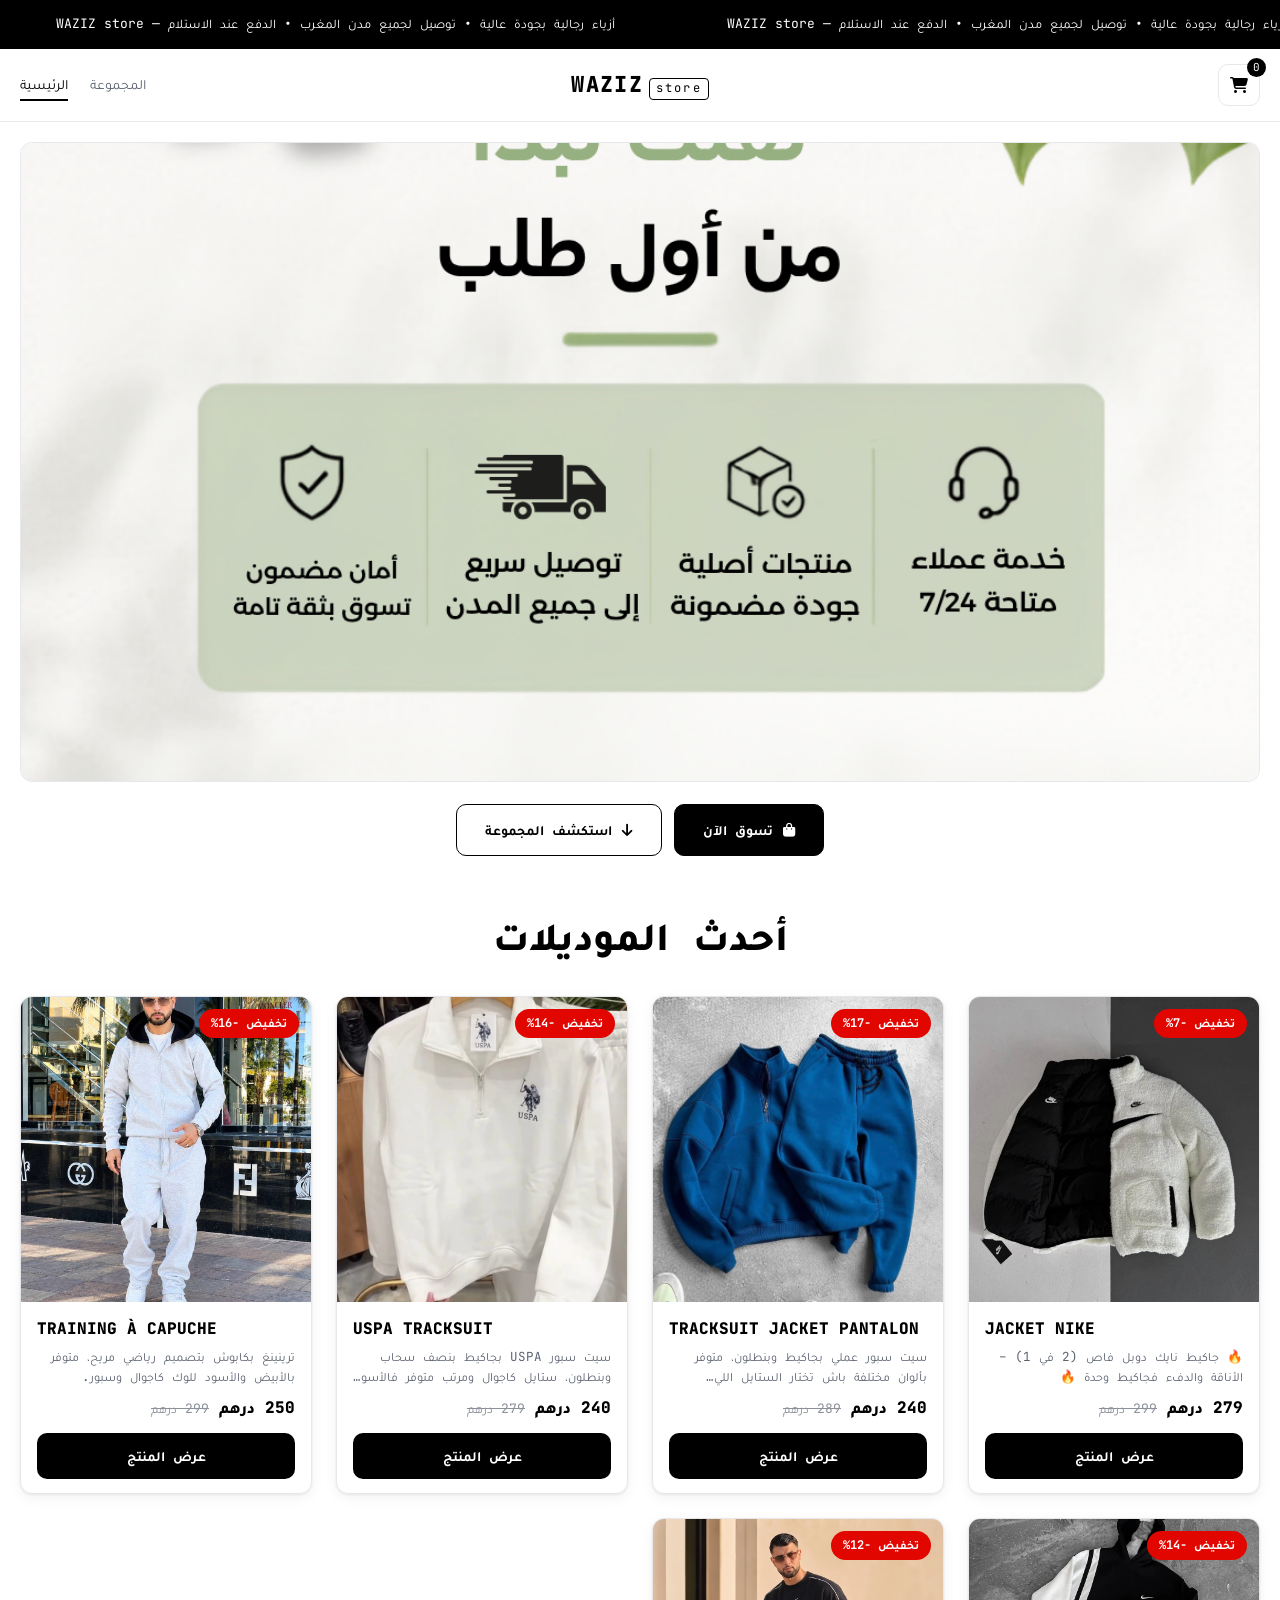
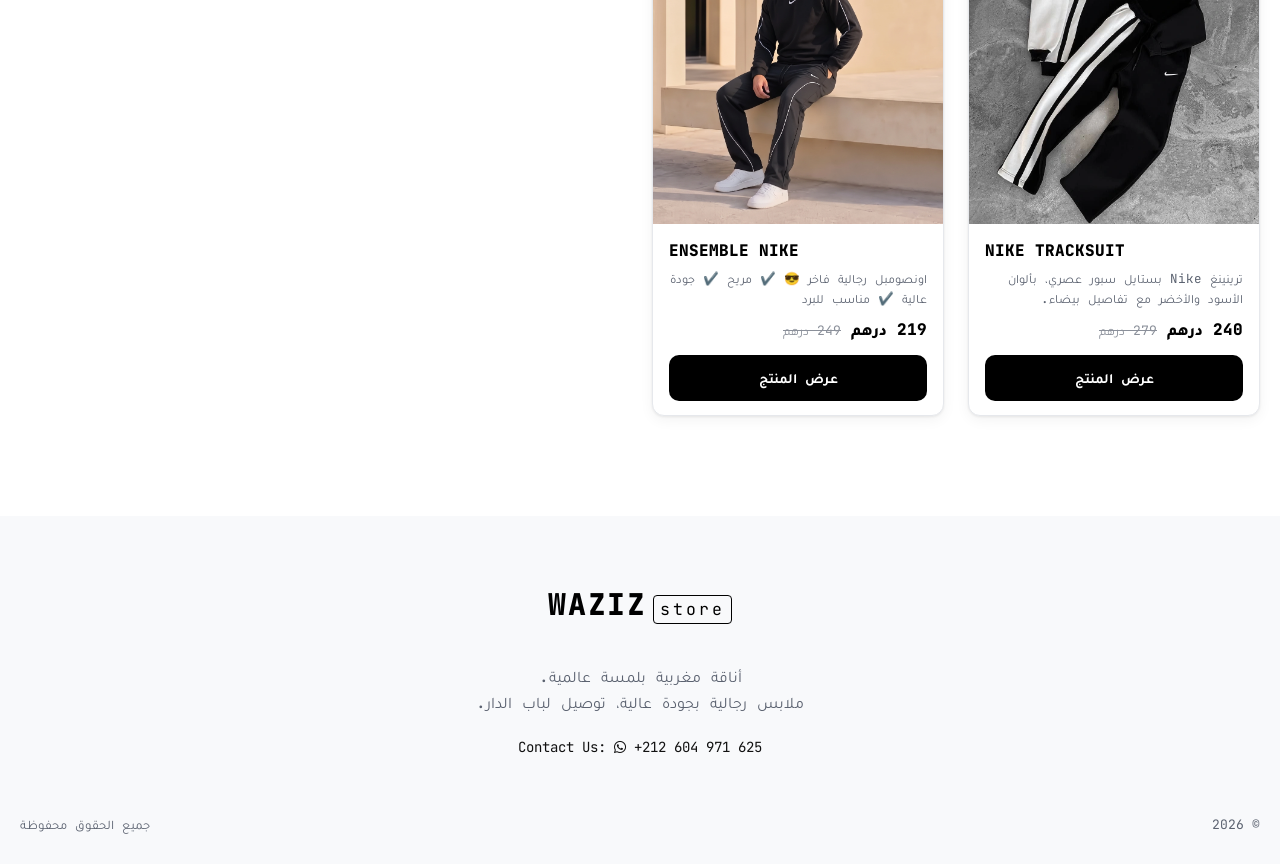
<file: index.html>
<!DOCTYPE html>
<html lang="ar" dir="rtl">
<head>
  <!-- Meta Pixel Code -->
<script>
!function(f,b,e,v,n,t,s)
{if(f.fbq)return;n=f.fbq=function(){n.callMethod?
n.callMethod.apply(n,arguments):n.queue.push(arguments)};
if(!f._fbq)f._fbq=n;n.push=n;n.loaded=!0;n.version='2.0';
n.queue=[];t=b.createElement(e);t.async=!0;
t.src=v;s=b.getElementsByTagName(e)[0];
s.parentNode.insertBefore(t,s)}(window, document,'script',
'https://connect.facebook.net/en_US/fbevents.js');
fbq('set', 'autoConfig', 'false', '924727627322102');
fbq('init', '924727627322102');
fbq('track', 'PageView');
</script>
<noscript><img height="1" width="1" style="display:none"
src="https://www.facebook.com/tr?id=924727627322102&ev=PageView&noscript=1"
/></noscript>
<!-- End Meta Pixel Code -->
  <meta charset="UTF-8">
  <meta name="viewport" content="width=device-width, initial-scale=1.0">
  <title>WAZIZ store | المتجر الرسمي — أزياء رجالية</title>
  <meta name="description" content="WAZIZ store — أزياء رجالية بجودة عالية، توصيل سريع لجميع المدن المغربية والدفع عند الاستلام.">
  <link rel="canonical" href="https://wazizstore.com/index.html">
  <meta property="og:type" content="website"><meta property="og:site_name" content="WAZIZ store"><meta property="og:title" content="WAZIZ store | المتجر الرسمي — أزياء رجالية"><meta property="og:description" content="WAZIZ store — أزياء رجالية بجودة عالية، توصيل سريع لجميع المدن المغربية والدفع عند الاستلام."><meta property="og:locale" content="ar_MA">
  <meta name="theme-color" content="#000000">
  <link rel="preconnect" href="https://fonts.googleapis.com"><link rel="preconnect" href="https://fonts.gstatic.com" crossorigin>
  <link rel="stylesheet" href="https://fonts.googleapis.com/css2?family=JetBrains+Mono:wght@400;700;800&family=Tajawal:wght@400;700;800&display=swap">
  <link rel="stylesheet" href="https://cdnjs.cloudflare.com/ajax/libs/font-awesome/6.4.0/css/all.min.css">
  <link rel="stylesheet" href="assets/css/style.css">
</head>
<body>
  <a href="#main" class="skip-link">تخطي إلى المحتوى</a>
  <div class="marquee" aria-hidden="true"><div class="marquee-track"><span>WAZIZ store — أزياء رجالية بجودة عالية • توصيل لجميع مدن المغرب • الدفع عند الاستلام</span><span>WAZIZ store — أزياء رجالية بجودة عالية • توصيل لجميع مدن المغرب • الدفع عند الاستلام</span><span>WAZIZ store — أزياء رجالية بجودة عالية • توصيل لجميع مدن المغرب • الدفع عند الاستلام</span><span>WAZIZ store — أزياء رجالية بجودة عالية • توصيل لجميع مدن المغرب • الدفع عند الاستلام</span><span>WAZIZ store — أزياء رجالية بجودة عالية • توصيل لجميع مدن المغرب • الدفع عند الاستلام</span><span>WAZIZ store — أزياء رجالية بجودة عالية • توصيل لجميع مدن المغرب • الدفع عند الاستلام</span><span>WAZIZ store — أزياء رجالية بجودة عالية • توصيل لجميع مدن المغرب • الدفع عند الاستلام</span><span>WAZIZ store — أزياء رجالية بجودة عالية • توصيل لجميع مدن المغرب • الدفع عند الاستلام</span></div></div>
  <header class="site-header"><div class="nav-inner">
    <nav class="nav-links"><a href="index.html" class="active">الرئيسية</a><a href="shop.html">المجموعة</a></nav>
    <a href="index.html" class="wm" aria-label="WAZIZ store">WAZIZ<em>store</em></a>
    <button class="icon-btn" data-action="toggle-cart" aria-label="سلة التسوق"><i class="fas fa-shopping-cart"></i><span class="badge" id="cartBadge">0</span></button>
  </div></header>
  <main id="main">
    <section class="hero"><img class="hero-image" src="خدمة عملاء متاحة 724.webp" alt="WAZIZ store - أزياء رجالية" fetchpriority="high"></section>
    <section class="hero-cta-section"><div class="hero-cta-container">
      <a class="btn-primary" href="shop.html"><i class="fas fa-shopping-bag"></i> تسوق الآن</a>
      <a class="btn-secondary" href="#featured"><i class="fas fa-arrow-down"></i> استكشف المجموعة</a></div></section>
    <section class="section" id="featured"><h2 class="section-title">أحدث الموديلات</h2><div class="grid" id="featuredGrid" aria-live="polite"></div></section>
  </main>
  <footer class="site-footer">
    <a href="index.html" class="wm">WAZIZ<em>store</em></a>
    <p class="footer-tagline">أناقة مغربية بلمسة عالمية.<br>ملابس رجالية بجودة عالية، توصيل لباب الدار.</p>
    <a class="footer-contact" href="https://wa.me/212604971625" target="_blank" rel="noopener"><span>Contact Us:</span><i class="fab fa-whatsapp"></i><span>+212 604 971 625</span></a>
    <div class="footer-bottom"><span>© 2026</span><span>جميع الحقوق محفوظة</span></div>
  </footer>
  <div class="drawer-overlay" id="cartOverlay"></div>
  <div class="drawer" id="cartDrawer" role="dialog" aria-modal="true" aria-label="سلة التسوق">
    <div class="drawer-header"><span class="drawer-title"><i class="fas fa-shopping-cart"></i> سلة التسوق</span><button class="icon-btn" data-action="toggle-cart" aria-label="إغلاق"><i class="fas fa-times"></i></button></div>
    <div class="drawer-body" id="cartBody"></div>
    <div class="drawer-footer" id="cartFoot" style="display:none">
      <div class="cart-total-row"><span>المجموع:</span><span id="cartTotal">0 درهم</span></div>
      <a class="submit-btn" href="shop.html"><i class="fas fa-check-circle"></i> إتمام الطلب</a>
    </div>
  </div>
  <div id="toast" role="status" aria-live="polite"></div>
  <script type="module" src="assets/js/home.js"></script>
</body>
</html>
</file>
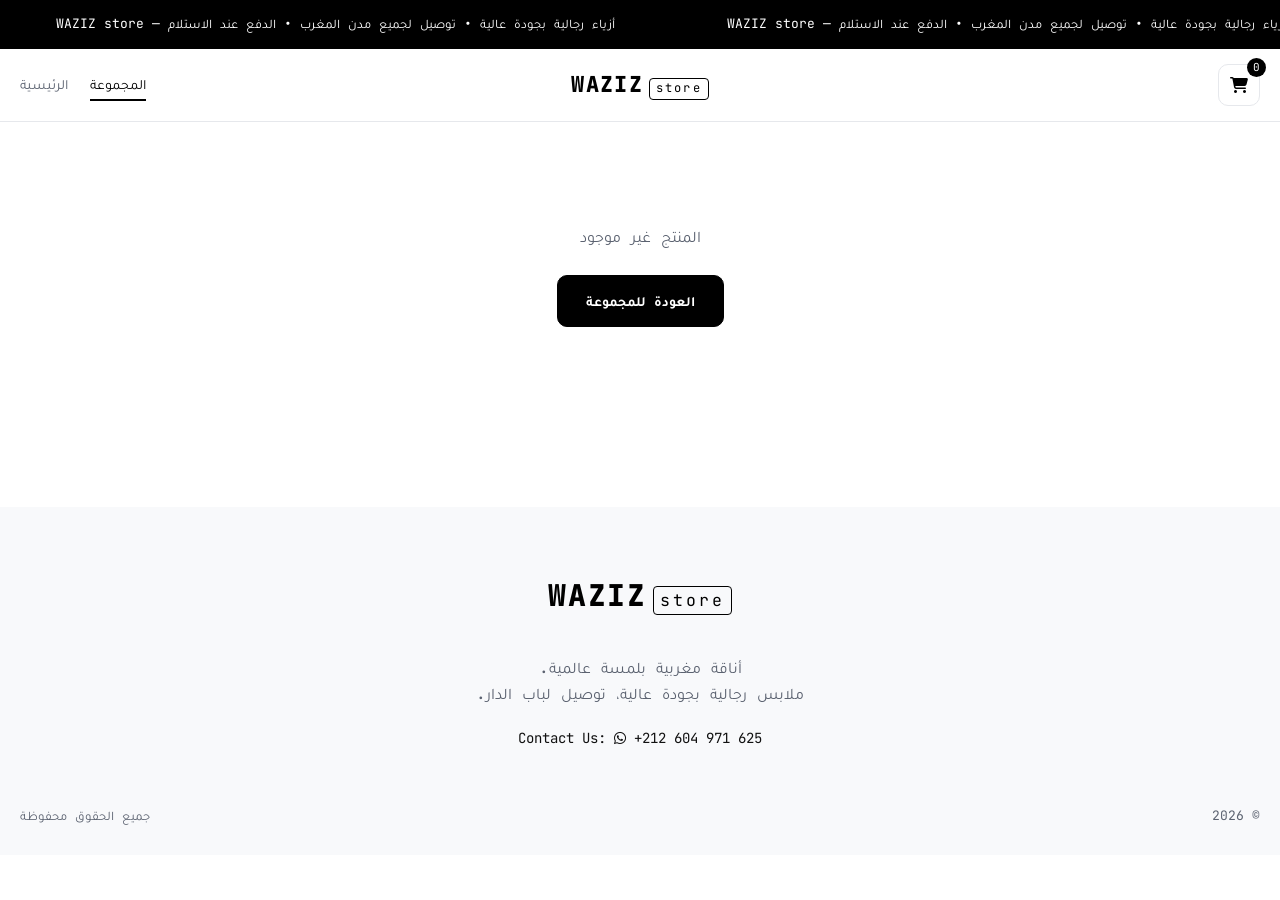
<file: product.html>
<!DOCTYPE html>
<html lang="ar" dir="rtl">
<head>
  <!-- Meta Pixel Code -->
<script>
!function(f,b,e,v,n,t,s)
{if(f.fbq)return;n=f.fbq=function(){n.callMethod?
n.callMethod.apply(n,arguments):n.queue.push(arguments)};
if(!f._fbq)f._fbq=n;n.push=n;n.loaded=!0;n.version='2.0';
n.queue=[];t=b.createElement(e);t.async=!0;
t.src=v;s=b.getElementsByTagName(e)[0];
s.parentNode.insertBefore(t,s)}(window, document,'script',
'https://connect.facebook.net/en_US/fbevents.js');
fbq('set', 'autoConfig', 'false', '924727627322102');
fbq('init', '924727627322102');
fbq('track', 'PageView');
</script>
<noscript><img height="1" width="1" style="display:none"
src="https://www.facebook.com/tr?id=924727627322102&ev=PageView&noscript=1"
/></noscript>
<!-- End Meta Pixel Code -->
  <meta charset="UTF-8">
  <meta name="viewport" content="width=device-width, initial-scale=1.0">
  <title>WAZIZ store</title>
  <meta name="description" content="WAZIZ store">
  <link rel="canonical" href="https://wazizstore.com/product.html">
  <meta property="og:type" content="website"><meta property="og:site_name" content="WAZIZ store"><meta property="og:title" content="WAZIZ store"><meta property="og:description" content="WAZIZ store"><meta property="og:locale" content="ar_MA">
  <meta name="theme-color" content="#000000">
  <link rel="preconnect" href="https://fonts.googleapis.com"><link rel="preconnect" href="https://fonts.gstatic.com" crossorigin>
  <link rel="stylesheet" href="https://fonts.googleapis.com/css2?family=JetBrains+Mono:wght@400;700;800&family=Tajawal:wght@400;700;800&display=swap">
  <link rel="stylesheet" href="https://cdnjs.cloudflare.com/ajax/libs/font-awesome/6.4.0/css/all.min.css">
  <link rel="stylesheet" href="assets/css/style.css">
</head>
<body>
  <a href="#productPage" class="skip-link">تخطي إلى المحتوى</a>
  <div class="marquee" aria-hidden="true"><div class="marquee-track"><span>WAZIZ store — أزياء رجالية بجودة عالية • توصيل لجميع مدن المغرب • الدفع عند الاستلام</span><span>WAZIZ store — أزياء رجالية بجودة عالية • توصيل لجميع مدن المغرب • الدفع عند الاستلام</span><span>WAZIZ store — أزياء رجالية بجودة عالية • توصيل لجميع مدن المغرب • الدفع عند الاستلام</span><span>WAZIZ store — أزياء رجالية بجودة عالية • توصيل لجميع مدن المغرب • الدفع عند الاستلام</span><span>WAZIZ store — أزياء رجالية بجودة عالية • توصيل لجميع مدن المغرب • الدفع عند الاستلام</span><span>WAZIZ store — أزياء رجالية بجودة عالية • توصيل لجميع مدن المغرب • الدفع عند الاستلام</span><span>WAZIZ store — أزياء رجالية بجودة عالية • توصيل لجميع مدن المغرب • الدفع عند الاستلام</span><span>WAZIZ store — أزياء رجالية بجودة عالية • توصيل لجميع مدن المغرب • الدفع عند الاستلام</span></div></div>
  <header class="site-header"><div class="nav-inner">
    <nav class="nav-links"><a href="index.html">الرئيسية</a><a href="shop.html" class="active">المجموعة</a></nav>
    <a href="index.html" class="wm" aria-label="WAZIZ store">WAZIZ<em>store</em></a>
    <button class="icon-btn" data-action="toggle-cart" aria-label="سلة التسوق"><i class="fas fa-shopping-cart"></i><span class="badge" id="cartBadge">0</span></button>
  </div></header>
  <main id="productPage" class="product-page"><div style="text-align:center;padding:60px"><i class="fas fa-spinner fa-spin"></i></div></main>
  <footer class="site-footer">
    <a href="index.html" class="wm">WAZIZ<em>store</em></a>
    <p class="footer-tagline">أناقة مغربية بلمسة عالمية.<br>ملابس رجالية بجودة عالية، توصيل لباب الدار.</p>
    <a class="footer-contact" href="https://wa.me/212604971625" target="_blank" rel="noopener"><span>Contact Us:</span><i class="fab fa-whatsapp"></i><span>+212 604 971 625</span></a>
    <div class="footer-bottom"><span>© 2026</span><span>جميع الحقوق محفوظة</span></div>
  </footer>
  <div class="drawer-overlay" id="cartOverlay"></div>
  <div class="drawer" id="cartDrawer" role="dialog" aria-modal="true" aria-label="سلة التسوق">
    <div class="drawer-header"><span class="drawer-title"><i class="fas fa-shopping-cart"></i> سلة التسوق</span><button class="icon-btn" data-action="toggle-cart" aria-label="إغلاق"><i class="fas fa-times"></i></button></div>
    <div class="drawer-body" id="cartBody"></div>
    <div class="drawer-footer" id="cartFoot" style="display:none">
      <div class="cart-total-row"><span>المجموع:</span><span id="cartTotal">0 درهم</span></div>
      <button class="submit-btn" type="button" data-action="open-checkout"><i class="fas fa-check-circle"></i> إتمام الطلب</button>
    </div>
  </div>
  <div class="drawer-overlay" id="coOverlay"></div>
  <div class="co-drawer" id="coDrawer" role="dialog" aria-modal="true" aria-label="تأكيد الطلب">
    <div class="drawer-header"><span class="drawer-title"><i class="fas fa-map-marker-alt"></i> تأكيد الطلب</span><button class="icon-btn" type="button" data-action="close-checkout" aria-label="إغلاق"><i class="fas fa-times"></i></button></div>
    <div class="drawer-body" id="coBody">
      <form id="checkoutForm" novalidate>
        <div class="form-field"><label for="cName">الاسم الكامل</label><input type="text" id="cName" name="name" placeholder="اسمك الكامل" autocomplete="name" required></div>
        <div class="form-field"><label for="cPhone">رقم الهاتف</label><input type="tel" id="cPhone" name="phone" placeholder="06XXXXXXXX" autocomplete="tel" required></div>
        <div class="form-field"><label for="cCity">المدينة</label><input type="text" id="cCity" name="city" placeholder="مدينتك" autocomplete="address-level2" required></div>
        <div class="form-field"><label for="cAddr">العنوان التفصيلي</label><textarea id="cAddr" name="address" placeholder="الحي، الشارع..." autocomplete="street-address" required></textarea></div>
        <button class="submit-btn" id="coSubmitBtn" type="submit"><i class="fas fa-paper-plane"></i> تأكيد الطلب الآن</button>
      </form>
    </div>
  </div>
  <div id="toast" role="status" aria-live="polite"></div>
  <script type="module" src="assets/js/product.js"></script>
</body>
</html>
</file>
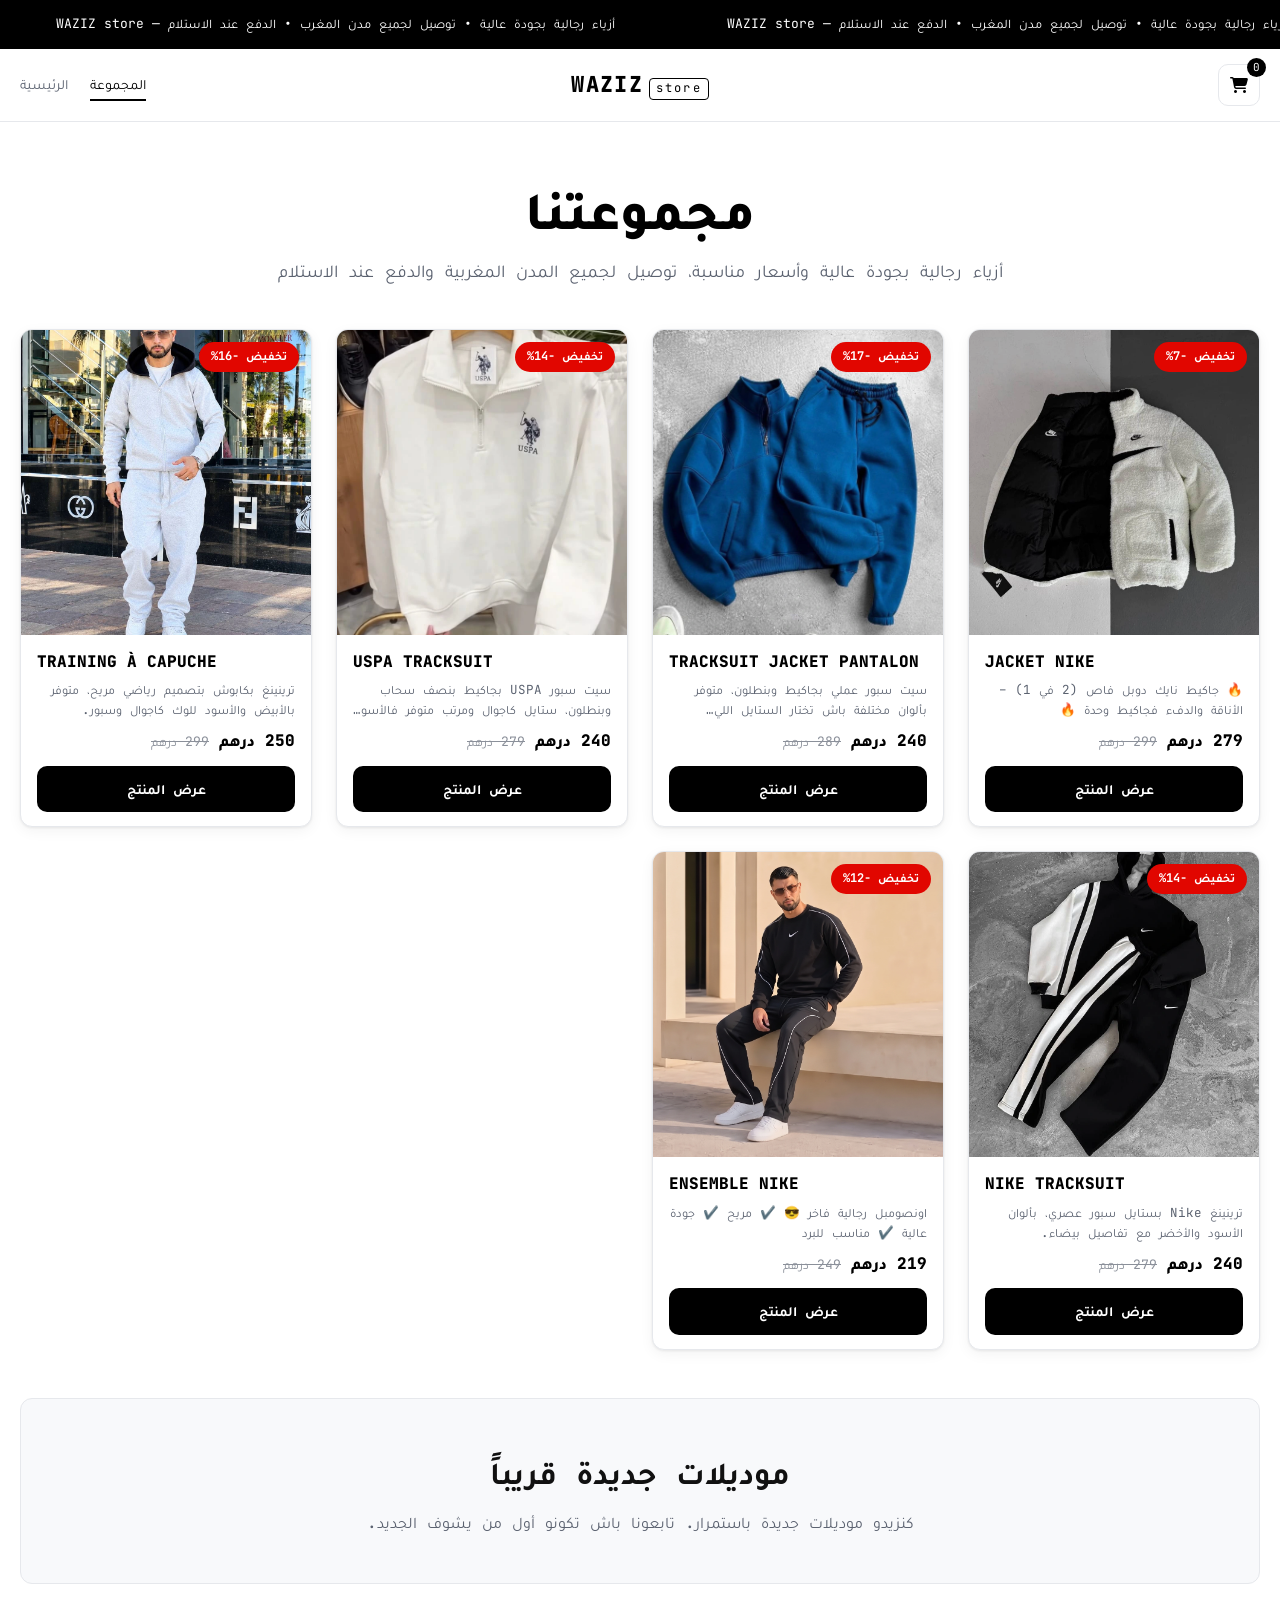
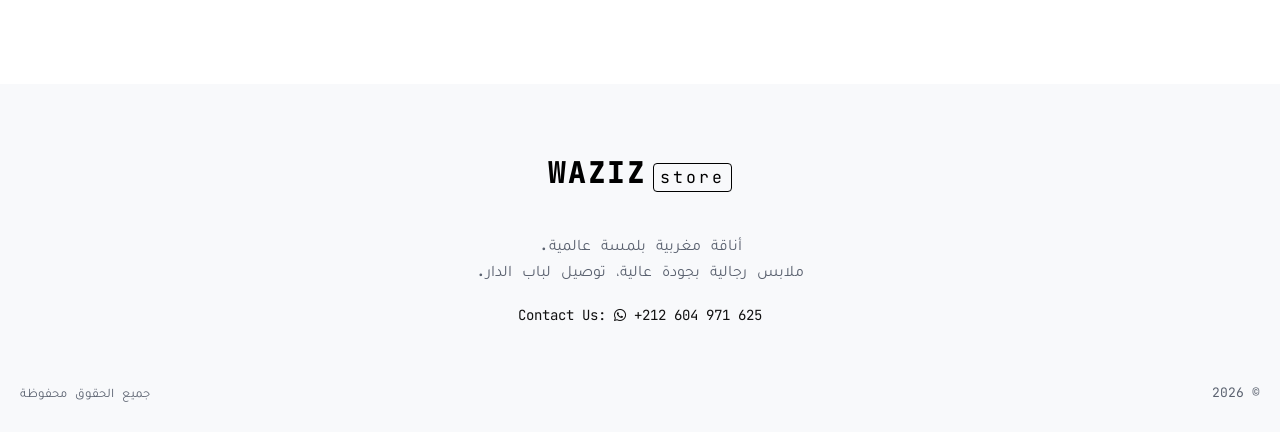
<file: shop.html>
<!DOCTYPE html>
<html lang="ar" dir="rtl">
<head>
  <!-- Meta Pixel Code -->
<script>
!function(f,b,e,v,n,t,s)
{if(f.fbq)return;n=f.fbq=function(){n.callMethod?
n.callMethod.apply(n,arguments):n.queue.push(arguments)};
if(!f._fbq)f._fbq=n;n.push=n;n.loaded=!0;n.version='2.0';
n.queue=[];t=b.createElement(e);t.async=!0;
t.src=v;s=b.getElementsByTagName(e)[0];
s.parentNode.insertBefore(t,s)}(window, document,'script',
'https://connect.facebook.net/en_US/fbevents.js');
fbq('set', 'autoConfig', 'false', '924727627322102');
fbq('init', '924727627322102');
fbq('track', 'PageView');
</script>
<noscript><img height="1" width="1" style="display:none"
src="https://www.facebook.com/tr?id=924727627322102&ev=PageView&noscript=1"
/></noscript>
<!-- End Meta Pixel Code -->
  <meta charset="UTF-8">
  <meta name="viewport" content="width=device-width, initial-scale=1.0">
  <title>المجموعة | WAZIZ store</title>
  <meta name="description" content="تصفح جميع منتجات WAZIZ store. توصيل سريع لجميع المدن المغربية والدفع عند الاستلام.">
  <link rel="canonical" href="https://wazizstore.com/shop.html">
  <meta property="og:type" content="website"><meta property="og:site_name" content="WAZIZ store"><meta property="og:title" content="المجموعة | WAZIZ store"><meta property="og:description" content="تصفح جميع منتجات WAZIZ store. توصيل سريع لجميع المدن المغربية والدفع عند الاستلام."><meta property="og:locale" content="ar_MA">
  <meta name="theme-color" content="#000000">
  <link rel="preconnect" href="https://fonts.googleapis.com"><link rel="preconnect" href="https://fonts.gstatic.com" crossorigin>
  <link rel="stylesheet" href="https://fonts.googleapis.com/css2?family=JetBrains+Mono:wght@400;700;800&family=Tajawal:wght@400;700;800&display=swap">
  <link rel="stylesheet" href="https://cdnjs.cloudflare.com/ajax/libs/font-awesome/6.4.0/css/all.min.css">
  <link rel="stylesheet" href="assets/css/style.css">
</head>
<body>
  <a href="#main" class="skip-link">تخطي إلى المحتوى</a>
  <div class="marquee" aria-hidden="true"><div class="marquee-track"><span>WAZIZ store — أزياء رجالية بجودة عالية • توصيل لجميع مدن المغرب • الدفع عند الاستلام</span><span>WAZIZ store — أزياء رجالية بجودة عالية • توصيل لجميع مدن المغرب • الدفع عند الاستلام</span><span>WAZIZ store — أزياء رجالية بجودة عالية • توصيل لجميع مدن المغرب • الدفع عند الاستلام</span><span>WAZIZ store — أزياء رجالية بجودة عالية • توصيل لجميع مدن المغرب • الدفع عند الاستلام</span><span>WAZIZ store — أزياء رجالية بجودة عالية • توصيل لجميع مدن المغرب • الدفع عند الاستلام</span><span>WAZIZ store — أزياء رجالية بجودة عالية • توصيل لجميع مدن المغرب • الدفع عند الاستلام</span><span>WAZIZ store — أزياء رجالية بجودة عالية • توصيل لجميع مدن المغرب • الدفع عند الاستلام</span><span>WAZIZ store — أزياء رجالية بجودة عالية • توصيل لجميع مدن المغرب • الدفع عند الاستلام</span></div></div>
  <header class="site-header"><div class="nav-inner">
    <nav class="nav-links"><a href="index.html">الرئيسية</a><a href="shop.html" class="active">المجموعة</a></nav>
    <a href="index.html" class="wm" aria-label="WAZIZ store">WAZIZ<em>store</em></a>
    <button class="icon-btn" data-action="toggle-cart" aria-label="سلة التسوق"><i class="fas fa-shopping-cart"></i><span class="badge" id="cartBadge">0</span></button>
  </div></header>
  <main id="main" class="section">
    <div class="page-head"><h1>مجموعتنا</h1><p>أزياء رجالية بجودة عالية وأسعار مناسبة، توصيل لجميع المدن المغربية والدفع عند الاستلام</p></div>
    <div class="grid" id="shopGrid" aria-live="polite"></div>
    <div class="coming"><h2>موديلات جديدة قريباً</h2><p>كنزيدو موديلات جديدة باستمرار. تابعونا باش تكونو أول من يشوف الجديد.</p></div>
  </main>
  <footer class="site-footer">
    <a href="index.html" class="wm">WAZIZ<em>store</em></a>
    <p class="footer-tagline">أناقة مغربية بلمسة عالمية.<br>ملابس رجالية بجودة عالية، توصيل لباب الدار.</p>
    <a class="footer-contact" href="https://wa.me/212604971625" target="_blank" rel="noopener"><span>Contact Us:</span><i class="fab fa-whatsapp"></i><span>+212 604 971 625</span></a>
    <div class="footer-bottom"><span>© 2026</span><span>جميع الحقوق محفوظة</span></div>
  </footer>
  <div class="drawer-overlay" id="cartOverlay"></div>
  <div class="drawer" id="cartDrawer" role="dialog" aria-modal="true" aria-label="سلة التسوق">
    <div class="drawer-header"><span class="drawer-title"><i class="fas fa-shopping-cart"></i> سلة التسوق</span><button class="icon-btn" data-action="toggle-cart" aria-label="إغلاق"><i class="fas fa-times"></i></button></div>
    <div class="drawer-body" id="cartBody"></div>
    <div class="drawer-footer" id="cartFoot" style="display:none">
      <div class="cart-total-row"><span>المجموع:</span><span id="cartTotal">0 درهم</span></div>
      <button class="submit-btn" type="button" data-action="open-checkout"><i class="fas fa-check-circle"></i> إتمام الطلب</button>
    </div>
  </div>
  <div class="drawer-overlay" id="coOverlay"></div>
  <div class="co-drawer" id="coDrawer" role="dialog" aria-modal="true" aria-label="تأكيد الطلب">
    <div class="drawer-header"><span class="drawer-title"><i class="fas fa-map-marker-alt"></i> تأكيد الطلب</span><button class="icon-btn" type="button" data-action="close-checkout" aria-label="إغلاق"><i class="fas fa-times"></i></button></div>
    <div class="drawer-body" id="coBody">
      <form id="checkoutForm" novalidate>
        <div class="form-field"><label for="cName">الاسم الكامل</label><input type="text" id="cName" name="name" placeholder="اسمك الكامل" autocomplete="name" required></div>
        <div class="form-field"><label for="cPhone">رقم الهاتف</label><input type="tel" id="cPhone" name="phone" placeholder="06XXXXXXXX" autocomplete="tel" required></div>
        <div class="form-field"><label for="cCity">المدينة</label><input type="text" id="cCity" name="city" placeholder="مدينتك" autocomplete="address-level2" required></div>
        <div class="form-field"><label for="cAddr">العنوان التفصيلي</label><textarea id="cAddr" name="address" placeholder="الحي، الشارع..." autocomplete="street-address" required></textarea></div>
        <button class="submit-btn" id="coSubmitBtn" type="submit"><i class="fas fa-paper-plane"></i> تأكيد الطلب الآن</button>
      </form>
    </div>
  </div>
  <div id="toast" role="status" aria-live="polite"></div>
  <script type="module" src="assets/js/shop.js"></script>
</body>
</html>
</file>
<file: assets/css/style.css>
/* WAZIZ store — Scorpion-style redesign: light, mono, black buttons */
:root{
  --bg:#fff; --surface:#f8f9fb; --ink:#000; --text:#111; --muted:#5b6270; --line:#e6e8ec;
  --red:#e10600; --green:#16a34a; --blue:#2f80ed; --accent:#ff4d00;
  --r:12px; --shadow:0 1px 3px rgba(0,0,0,.08),0 4px 14px rgba(0,0,0,.05);
  --mono:'JetBrains Mono','Tajawal',ui-monospace,Menlo,Consolas,monospace;
}
*,*::before,*::after{box-sizing:border-box;margin:0;padding:0;-webkit-tap-highlight-color:transparent}
html{scroll-behavior:smooth}
body{font-family:var(--mono);background:var(--bg);color:var(--text);line-height:1.6;direction:rtl;overflow-x:hidden;-webkit-font-smoothing:antialiased}
a{text-decoration:none;color:inherit}
img{display:block;max-width:100%}
button{font-family:inherit;cursor:pointer}
.skip-link{position:absolute;top:-60px;right:8px;background:#000;color:#fff;padding:8px 14px;z-index:5000;border-radius:6px}
.skip-link:focus{top:8px}
.sr-only{position:absolute;width:1px;height:1px;overflow:hidden;clip:rect(0 0 0 0)}

/* marquee */
.marquee{background:#000;color:#fff;overflow:hidden;direction:ltr;font-size:13px;white-space:nowrap}
.marquee-track{display:inline-flex;animation:scroll 28s linear infinite;padding:14px 0}
.marquee-track span{padding:0 56px}
@keyframes scroll{to{transform:translateX(-50%)}}

/* header */
.site-header{background:#fff;border-bottom:1px solid var(--line);position:sticky;top:0;z-index:100}
.nav-inner{direction:ltr;max-width:1500px;margin:0 auto;padding:0 20px;height:72px;display:grid;grid-template-columns:1fr auto 1fr;align-items:center}
.nav-links{display:flex;gap:22px;font-size:14px}
.nav-links a{color:var(--muted);padding:4px 0;border-bottom:2px solid transparent}
.nav-links a:hover,.nav-links a.active{color:#000;border-color:#000}
.wm{font-weight:800;letter-spacing:.06em;font-size:22px;color:#000;text-transform:uppercase;display:inline-flex;align-items:baseline;gap:6px;direction:ltr}
.wm em{font-style:normal;font-weight:400;letter-spacing:.18em;font-size:.55em;text-transform:lowercase;border:1px solid #000;padding:0 6px;border-radius:4px}
.icon-btn{position:relative;justify-self:end;width:42px;height:42px;border:1px solid var(--line);background:#fff;border-radius:10px;display:flex;align-items:center;justify-content:center;font-size:16px;color:#000;transition:.2s}
.icon-btn:hover{background:var(--surface)}
.badge{position:absolute;top:-7px;right:-7px;min-width:19px;height:19px;padding:0 5px;border-radius:99px;background:#000;color:#fff;font-size:11px;display:flex;align-items:center;justify-content:center}

/* hero */
.hero{max-width:1500px;margin:20px auto 0;padding:0 20px}
.hero-image{width:100%;border-radius:var(--r);border:1px solid var(--line);max-height:640px;object-fit:cover}
.hero-cta-section{padding:22px 20px 0}
.hero-cta-container{display:flex;gap:12px;justify-content:center;flex-wrap:wrap}
.btn-primary,.btn-secondary{display:inline-flex;align-items:center;gap:10px;padding:14px 28px;border-radius:10px;font-weight:700;font-size:14px;border:1px solid #000;transition:.2s}
.btn-primary{background:#000;color:#fff}.btn-primary:hover{background:#222}
.btn-secondary{background:#fff;color:#000}.btn-secondary:hover{background:var(--surface)}

/* sections / grid */
.section{max-width:1500px;margin:0 auto;padding:56px 20px 40px}
.page-head{text-align:center;max-width:760px;margin:0 auto 44px}
.page-head h1,.section-title{font-size:clamp(30px,5vw,54px);font-weight:800;line-height:1.2;color:#000}
.section-title{text-align:center;margin-bottom:36px;font-size:clamp(26px,4vw,40px)}
.page-head p{margin-top:14px;color:var(--muted);font-size:clamp(14px,1.6vw,18px)}
.grid{display:grid;grid-template-columns:repeat(2,1fr);gap:14px}
@media(min-width:768px){.grid{grid-template-columns:repeat(3,1fr);gap:24px}}
@media(min-width:1100px){.grid{grid-template-columns:repeat(4,1fr)}}
.pcard{display:flex;flex-direction:column;background:#fff;border:1px solid var(--line);border-radius:var(--r);padding:0 0 14px;box-shadow:var(--shadow);overflow:hidden;transition:.25s}
.pcard:hover{transform:translateY(-3px);box-shadow:0 10px 28px rgba(0,0,0,.12)}
.pcard-img{position:relative;aspect-ratio:1/1.05;overflow:hidden;background:var(--surface)}
.pcard-img img{width:100%;height:100%;object-fit:cover;transition:transform .5s}
.pcard:hover .pcard-img img{transform:scale(1.04)}
.pcard-badge{position:absolute;top:12px;right:12px;background:var(--red);color:#fff;font-size:12px;font-weight:700;padding:5px 12px;border-radius:99px}
.pcard-badge.oos{background:#000}
.pcard-body{padding:16px 16px 0;display:flex;flex-direction:column;gap:8px;flex:1}
.pcard-name{font-size:16px;font-weight:800;text-transform:uppercase;line-height:1.35;color:#000;direction:auto;text-align:start;unicode-bidi:plaintext}
.pcard-desc{font-size:12.5px;color:var(--muted);display:-webkit-box;-webkit-line-clamp:2;-webkit-box-orient:vertical;overflow:hidden;min-height:2.9em}
.pcard-price{display:flex;gap:10px;align-items:baseline}
.price-now{font-weight:800;font-size:16px;color:#000}
.price-old{font-size:13px;color:#8b909a;text-decoration:line-through}
.pcard-btn{margin:12px 16px 0;background:#000;color:#fff;text-align:center;padding:12px;border-radius:10px;font-weight:700;font-size:14px}
.coming{max-width:1468px;margin:48px auto 0;border:1px solid var(--line);background:var(--surface);border-radius:var(--r);padding:48px 24px;text-align:center}
.coming h2{font-size:clamp(22px,3vw,32px);margin-bottom:12px}
.coming p{color:var(--muted);max-width:640px;margin:0 auto}

/* product page */
.product-page{max-width:1500px;margin:0 auto;padding:22px 20px 40px}
.crumbs{display:flex;flex-wrap:wrap;gap:10px;align-items:center;font-size:13px;color:var(--muted);margin-bottom:22px}
.crumbs a:hover{color:#000}.crumbs b{color:#000;font-weight:400}
.product-layout{display:grid;gap:24px}
@media(min-width:900px){.product-layout{grid-template-columns:1.05fr 1fr;align-items:start}}
.product-gallery,.product-info{background:#fff;border:1px solid var(--line);border-radius:var(--r);box-shadow:var(--shadow);padding:20px}
.main-img-wrap{border-radius:var(--r);overflow:hidden;background:var(--surface);aspect-ratio:1/1.05}
.main-img{width:100%;height:100%;object-fit:cover;transition:opacity .15s}
.thumb-grid{display:flex;gap:10px;margin-top:14px;flex-wrap:wrap}
.thumb-img{width:84px;height:84px;object-fit:cover;border-radius:10px;border:2px solid transparent;opacity:.75;cursor:pointer;transition:.2s}
.thumb-img:hover{opacity:1}.thumb-img.active{border-color:#000;opacity:1}
.product-name{font-size:clamp(22px,3vw,30px);font-weight:800;text-transform:uppercase;line-height:1.3;unicode-bidi:plaintext;text-align:start}
.product-prices{display:flex;align-items:center;gap:14px;flex-wrap:wrap;margin:14px 0 6px}
.product-price-now{font-size:28px;font-weight:800}
.product-price-old{font-size:17px;color:#8b909a;text-decoration:line-through}
.discount-tag{background:var(--red);color:#fff;font-size:12px;font-weight:700;padding:4px 12px;border-radius:99px}
.option-group{margin-top:22px}
.option-label{display:block;font-size:14px;margin-bottom:10px;color:#333}
.chips,.color-swatch-group{display:flex;gap:10px;flex-wrap:wrap}
.chip{min-width:56px;height:50px;padding:0 16px;background:#fff;border:2px solid #cfd3da;border-radius:6px;font-size:14px;transition:.15s}
.chip:hover{border-color:#000}.chip.active{border-color:#000;background:#000;color:#fff}
.color-swatch{position:relative;width:38px;height:38px;border-radius:50%;border:2px solid #cfd3da;box-shadow:inset 0 0 0 3px #fff;transition:.15s}
.color-swatch.active{border-color:#000;transform:scale(1.1)}
.color-swatch.black{background:#000}.color-swatch.white{background:#fff}.color-swatch.blue{background:#1d4ed8}
.color-swatch.green{background:#16a34a}.color-swatch.red{background:#dc2626}.color-swatch.gray{background:#6b7280}
.color-swatch.navy{background:#1e3a5f}.color-swatch.beige{background:#d2b48c}.color-swatch.brown{background:#92400e}.color-swatch.silver{background:#cfcfcf}
.color-swatch.out-of-stock{opacity:.35;cursor:not-allowed}
.color-name-tooltip{display:none}
.chosen{margin-inline-start:8px;color:#000;font-weight:700}
.stock{margin-top:18px;font-size:14px;display:flex;align-items:center;gap:8px;color:var(--green)}
.stock::before{content:"";width:8px;height:8px;border-radius:50%;background:currentColor}
.stock.out{color:var(--red)}
.qty-row{display:flex;align-items:center;gap:14px;margin-top:18px;font-size:14px}
.qty{display:inline-flex;border:1px solid #cfd3da;border-radius:8px;overflow:hidden}
.qty button{width:40px;height:40px;background:#fff;border:0;font-size:18px}
.qty span{width:46px;display:flex;align-items:center;justify-content:center;border-inline:1px solid #cfd3da;font-weight:700}
.cta-group{display:grid;gap:10px;margin-top:20px}
.btn-add-cart,.btn-buy-now{width:100%;padding:16px;border-radius:10px;font-size:15px;font-weight:700;border:1px solid #000;display:flex;gap:10px;align-items:center;justify-content:center;transition:.2s}
.btn-add-cart{background:#000;color:#fff}.btn-add-cart:hover{background:#222}
.btn-buy-now{background:#fff;color:#000}.btn-buy-now:hover{background:var(--surface)}
.btn-add-cart:disabled,.btn-buy-now:disabled{opacity:.4;cursor:not-allowed}
.perks{display:grid;grid-template-columns:repeat(3,1fr);gap:8px;margin-top:20px;background:var(--surface);border-radius:10px;padding:16px 8px;text-align:center}
.perks i{font-size:18px;margin-bottom:6px;display:block}
.perks b{display:block;font-size:12.5px}.perks small{color:var(--muted);font-size:11.5px}
.acc{border:1px solid var(--line);border-radius:10px;margin-top:12px;overflow:hidden}
.acc summary{list-style:none;display:flex;justify-content:space-between;align-items:center;padding:18px 20px;font-weight:700;font-size:14px;cursor:pointer}
.acc summary::-webkit-details-marker{display:none}
.acc summary i{transition:.2s;font-size:12px}.acc[open] summary i{transform:rotate(180deg)}
.acc-body{padding:0 20px 18px;color:var(--muted);font-size:13.5px;white-space:pre-line}
.related{margin-top:40px}
.related h2{font-size:22px;margin-bottom:18px}

/* forms / drawers */
.form-field{margin-bottom:14px}
.form-field label{display:block;font-size:13px;margin-bottom:6px;color:#333}
.form-field input,.form-field textarea{width:100%;padding:13px 14px;border:1px solid #cfd3da;border-radius:8px;font:inherit;font-size:14px;background:#fff}
.form-field input:focus,.form-field textarea:focus{outline:2px solid #000;border-color:#000}
.form-field textarea{min-height:90px;resize:vertical}
.submit-btn{width:100%;padding:15px;background:#000;color:#fff;border:0;border-radius:10px;font-weight:700;font-size:15px;display:flex;gap:10px;align-items:center;justify-content:center}
.submit-btn:disabled{opacity:.6}
.spinner{width:16px;height:16px;border:2px solid #fff;border-top-color:transparent;border-radius:50%;display:inline-block;animation:spin .7s linear infinite}
@keyframes spin{to{transform:rotate(360deg)}}
.drawer-overlay{position:fixed;inset:0;background:rgba(0,0,0,.45);opacity:0;pointer-events:none;transition:.25s;z-index:900}
.drawer-overlay.open{opacity:1;pointer-events:auto}
.drawer,.co-drawer{position:fixed;top:0;bottom:0;left:0;width:min(420px,100%);background:#fff;z-index:1000;display:flex;flex-direction:column;transform:translateX(-100%);visibility:hidden;transition:transform .3s,visibility .3s;box-shadow:0 0 40px rgba(0,0,0,.25)}
.co-drawer{z-index:1001}
.drawer.open,.co-drawer.open{transform:none;visibility:visible}
.drawer-header{display:flex;justify-content:space-between;align-items:center;padding:18px 20px;border-bottom:1px solid var(--line)}
.drawer-title{font-weight:800;display:flex;gap:10px;align-items:center}
.drawer-header .icon-btn{justify-self:auto}
.drawer-body{flex:1;overflow-y:auto;padding:16px 20px}
.drawer-footer{padding:16px 20px;border-top:1px solid var(--line)}
.cart-item{display:flex;gap:12px;align-items:center;padding:12px 0;border-bottom:1px solid var(--line)}
.cart-item img{width:60px;height:60px;object-fit:cover;border-radius:8px}
.cart-item-info{flex:1}.cart-item-name{font-weight:700;font-size:13px;text-transform:uppercase}
.cart-item-meta{font-size:12px;color:var(--muted)}.cart-item-price{font-size:13px;font-weight:700}
.cart-item-remove{border:0;background:none;color:#999;font-size:15px}.cart-item-remove:hover{color:var(--red)}
.cart-total-row{display:flex;justify-content:space-between;font-weight:800;margin-bottom:12px}
.cart-empty{text-align:center;padding:60px 0;color:var(--muted)}.cart-empty i{font-size:34px;display:block;margin-bottom:12px}
.success-box{text-align:center;padding:50px 10px}
.suc-ico{font-size:56px;color:var(--green);margin-bottom:14px}
.success-box h3{font-size:20px;margin-bottom:8px}.success-box p{color:var(--muted);font-size:14px}
#toast{position:fixed;bottom:30px;left:50%;transform:translateX(-50%);background:#000;color:#fff;padding:12px 22px;border-radius:99px;font-size:13px;display:none;z-index:3000;white-space:nowrap}
#toast.error{background:var(--red)}#toast.success{background:var(--green)}

/* footer */
.site-footer{background:var(--surface);margin-top:60px;padding:64px 20px 28px;text-align:center}
.site-footer .wm{font-size:30px}
.footer-tagline{margin:36px auto 18px;color:var(--muted);max-width:360px}
.footer-contact{display:inline-flex;gap:8px;align-items:center;font-size:14px;direction:ltr}
.footer-bottom{max-width:1500px;margin:56px auto 0;display:flex;justify-content:space-between;color:var(--muted);font-size:13px}
.reveal{animation:rise .5s both}
@keyframes rise{from{opacity:0;transform:translateY(12px)}to{opacity:1;transform:none}}
@media(max-width:600px){.nav-links{gap:14px;font-size:13px}.wm{font-size:18px}.marquee-track span{padding:0 32px}}
</file>
